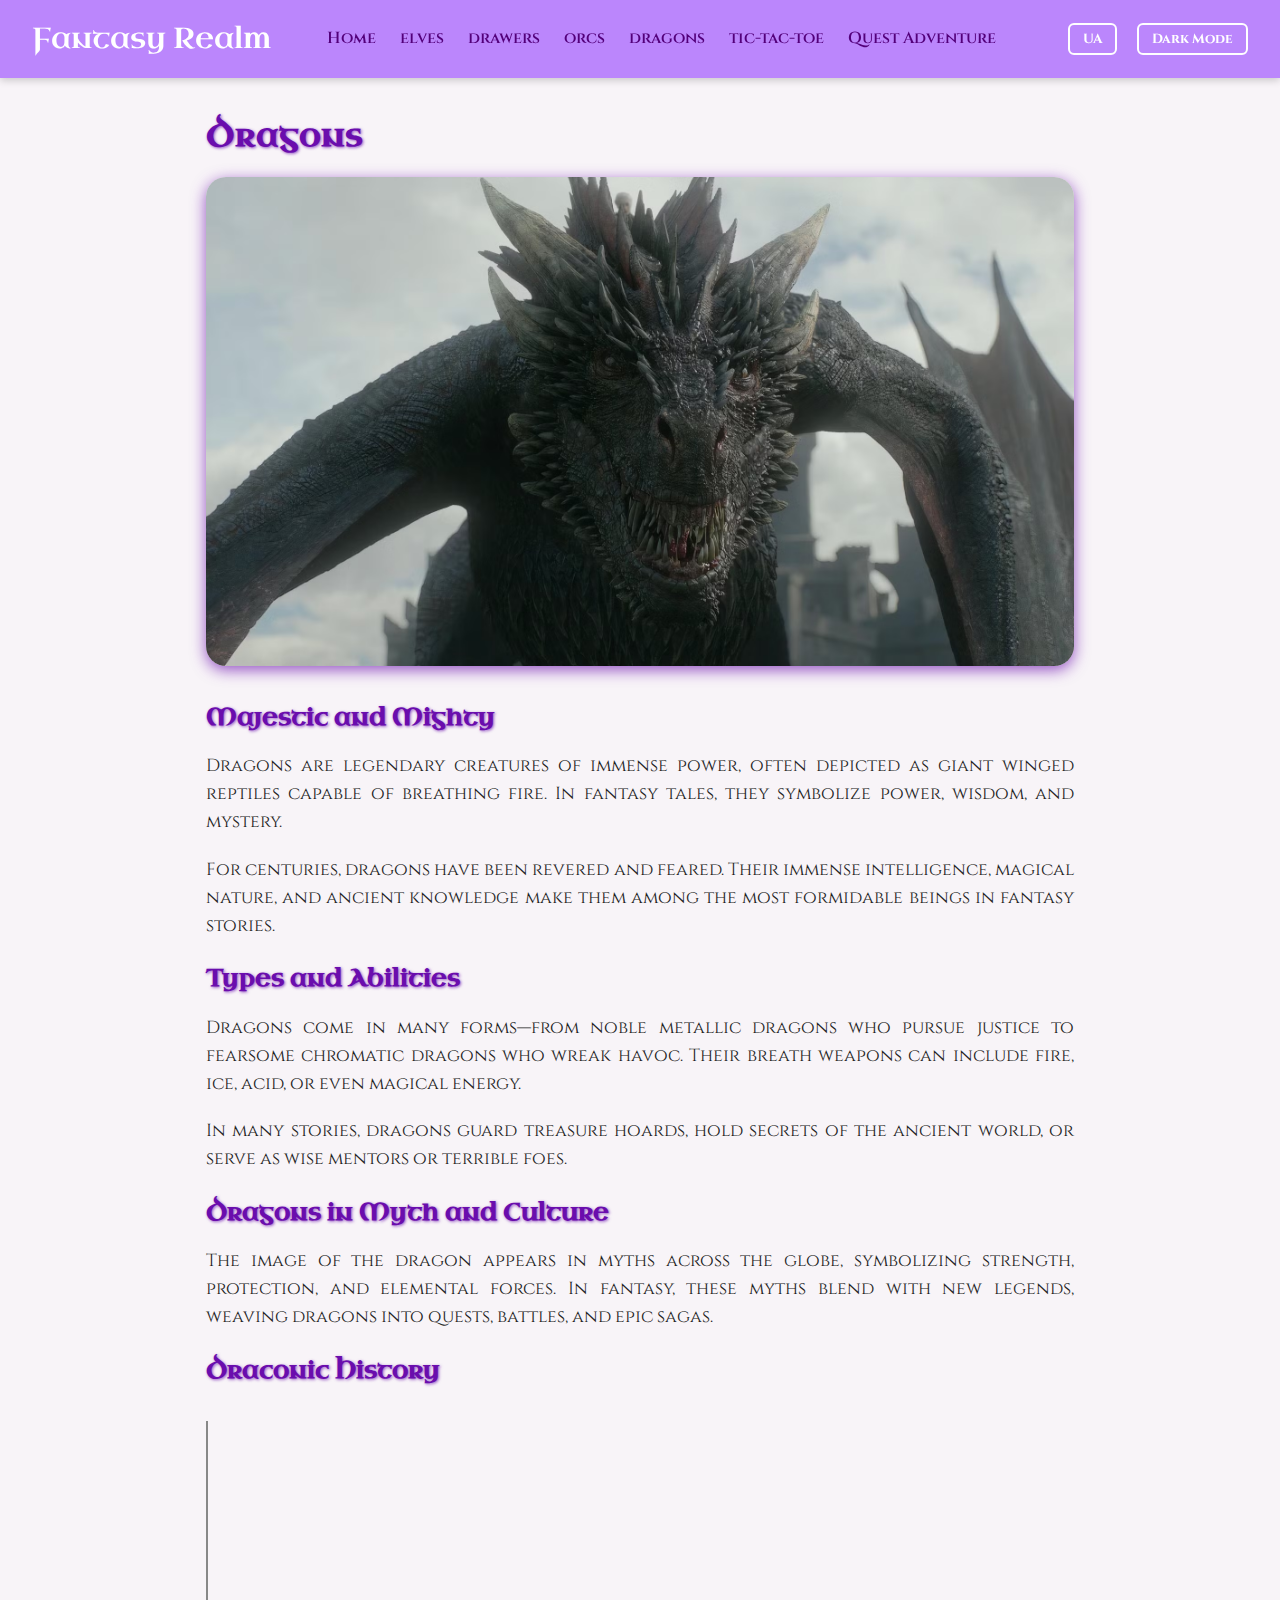
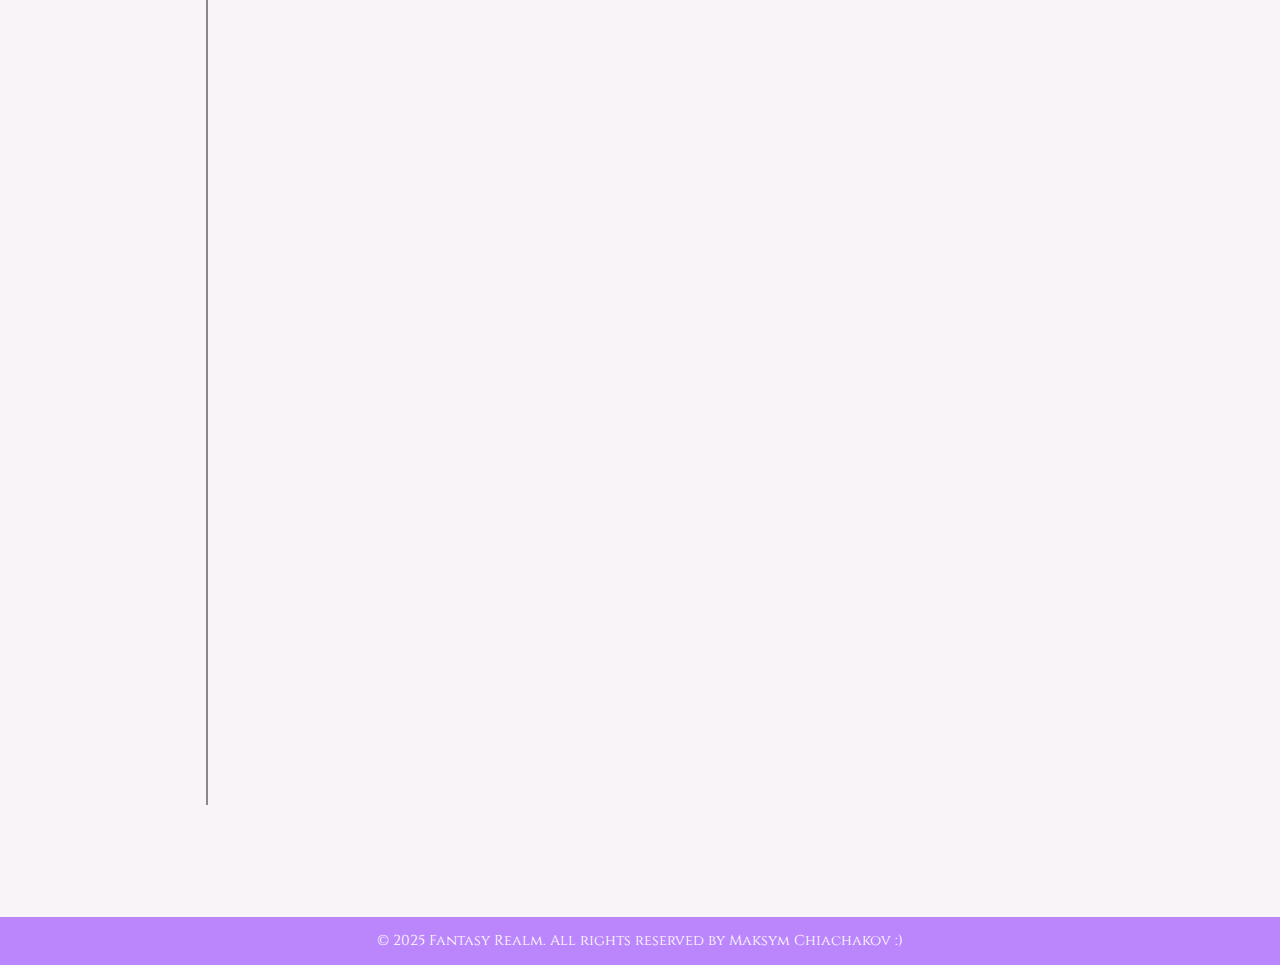
<file: dragons.html>
<!DOCTYPE html>
<html lang="en" data-theme="dark">

<head>
    <meta charset="UTF-8" />
    <meta name="viewport" content="width=device-width, initial-scale=1" />
    <title>Fantasy Realm - Dragons</title>
    <link href="https://fonts.googleapis.com/css2?family=Cinzel&family=Uncial+Antiqua&display=swap" rel="stylesheet" />
    <link rel="stylesheet" href="/assets/scss/style.css" />
    <link rel="icon" href="assets/img/logoo.png" type="image/x-icon">
</head>

<body>
    <header>
        <div class="logo" tabindex="0">Fantasy Realm</div>
        <nav>
            <a data-i18n="home" href="index.html">Home</a>
            <a data-i18n="elves" href="elves.html">Elves</a>
            <a data-i18n="dwarves" href="dwarves.html">Dwarves</a>
            <a data-i18n="orcs" href="orcs.html">Orcs</a>
            <a data-i18n="dragons" href="dragons.html" aria-current="page">Dragons</a>
            <a data-i18n="tic-tac-toe" href="tic-tac-toe.html">Tic Tac Toe</a>
            <a data-i18n="quest" href="quest.html">Quest Adventure</a>
        </nav>
        <div class="header-btn">
            <button id="languageToggle" class="theme-toggle-btn">UA</button>
            <button id="themeToggle" class="theme-toggle-btn" aria-label="Toggle light/dark theme">Dark Mode</button>
        </div>
    </header>

    <main>
        <h1 data-i18n="page_title_dragon">The Dragons</h1>
        <img src="assets/img/dragon.avif" alt="Dragon in flight" class="fantasy-img" loading="lazy" />
        <h2 data-i18n="section_title_1_dragon">Majestic and Powerful</h2>
        <p data-i18n="paragraph_1_dragon">Dragons are legendary creatures of immense power, often depicted as massive,
            winged
            reptiles with the ability
            to breathe fire. Their presence in fantasy stories symbolizes might, wisdom, and mystery.</p>
        <p data-i18n="paragraph_2_dragon">Throughout the ages, dragons have been both revered and feared. Their vast
            intelligence,
            magical affinity,
            and ancient knowledge set them apart as some of the most awe-inspiring beings in fantasy lore.</p>
        <h2 data-i18n="section_title_2_dragon">Dragon Types and Abilities</h2>
        <p data-i18n="paragraph_3_dragon">Dragons come in many varieties — from the noble metallic dragons known for
            benevolence to
            the fierce
            chromatic dragons associated with destruction and chaos. Their breath weapons vary widely, including fire,
            ice, acid, and other magical effects.</p>
        <p data-i18n="paragraph_4_dragon">In many tales, dragons guard hidden treasures and ancient secrets or serve as
            wise mentors
            or powerful
            adversaries for heroes.</p>
        <h2 data-i18n="section_title_3_dragon">Dragons in Culture and Myth</h2>
        <p data-i18n="paragraph_5_dragon">The dragon motif can be found across various cultures worldwide, often
            symbolizing power,
            protection, and
            elemental forces. In fantasy realms, their stories blend these myths with new legends, weaving dragons into
            quests, battles, and epic sagas.</p>

        <section class="timeline-section">
            <h2 data-i18n="timeline_title_dragons">Draconic History</h2>
            <ul class="timeline">
                <li>
                    <div class="timeline-item">
                        <span class="icon">🐣</span>
                        <div class="content" data-i18n="timeline_3000_dragons">Birth of the First Flame — the World Egg
                            hatches
                            the Primal Dragon, Ignavorax.</div>
                    </div>
                </li>
                <li>
                    <div class="timeline-item">
                        <span class="icon">🌋</span>
                        <div class="content" data-i18n="timeline_2600_dragons">The Skyshatter — dragons conquer the
                            skies and
                            erupt volcanoes as nesting grounds.</div>
                    </div>
                </li>
                <li>
                    <div class="timeline-item">
                        <span class="icon">🧙</span>
                        <div class="content" data-i18n="timeline_1900_dragons">Pact of the Arcane Flame — alliance with
                            ancient
                            wizards to safeguard magical balance.</div>
                    </div>
                </li>
                <li>
                    <div class="timeline-item">
                        <span class="icon">⚖️</span>
                        <div class="content" data-i18n="timeline_1200_dragons">War of Balance — golden and black dragons
                            clash
                            over mortals' fate.</div>
                    </div>
                </li>
                <li>
                    <div class="timeline-item">
                        <span class="icon">🌌</span>
                        <div class="content" data-i18n="timeline_800_dragons">Celestial Slumber — the elder wyrms
                            retreat into
                            the Astral Plane to rest and observe.</div>
                    </div>
                </li>
                <li>
                    <div class="timeline-item">
                        <span class="icon">⛰️</span>
                        <div class="content" data-i18n="timeline_500_dragons">Rise of the Mountain Broods — young
                            dragons carve
                            dominions in peaks and chasms.</div>
                    </div>
                </li>
                <li>
                    <div class="timeline-item">
                        <span class="icon">👑</span>
                        <div class="content" data-i18n="timeline_0_dragons">Reign of Velarion the Flameking — the First
                            Dragon
                            Empire is declared.</div>
                    </div>
                </li>
                <li>
                    <div class="timeline-item">
                        <span class="icon">⚔️</span>
                        <div class="content" data-i18n="timeline_600_dragons">The Scorched Crusade — dragons wage war
                            against
                            the elven skyships.</div>
                    </div>
                </li>
                <li>
                    <div class="timeline-item">
                        <span class="icon">💤</span>
                        <div class="content" data-i18n="timeline_900_dragons">The Second Slumber — ancient dragons
                            vanish into
                            myth, leaving eggs hidden in ruins.</div>
                    </div>
                </li>
                <li>
                    <div class="timeline-item">
                        <span class="icon">🔥</span>
                        <div class="content" data-i18n="timeline_1300_dragons">Ember Reawakening — rumors of dragons
                            stirring
                            beneath the world spread once more.</div>
                    </div>
                </li>
            </ul>
        </section>


    </main>

    <button id="scrollTopBtn" aria-label="Scroll to top"></button>

    <footer>
        &copy; 2025 Fantasy Realm. All rights reserved by Maksym Chiachakov :)
    </footer>

    <script src="assets/js/main.js" defer></script>
    <script src="assets/js/lang.js"></script>

</body>

</html>
</file>
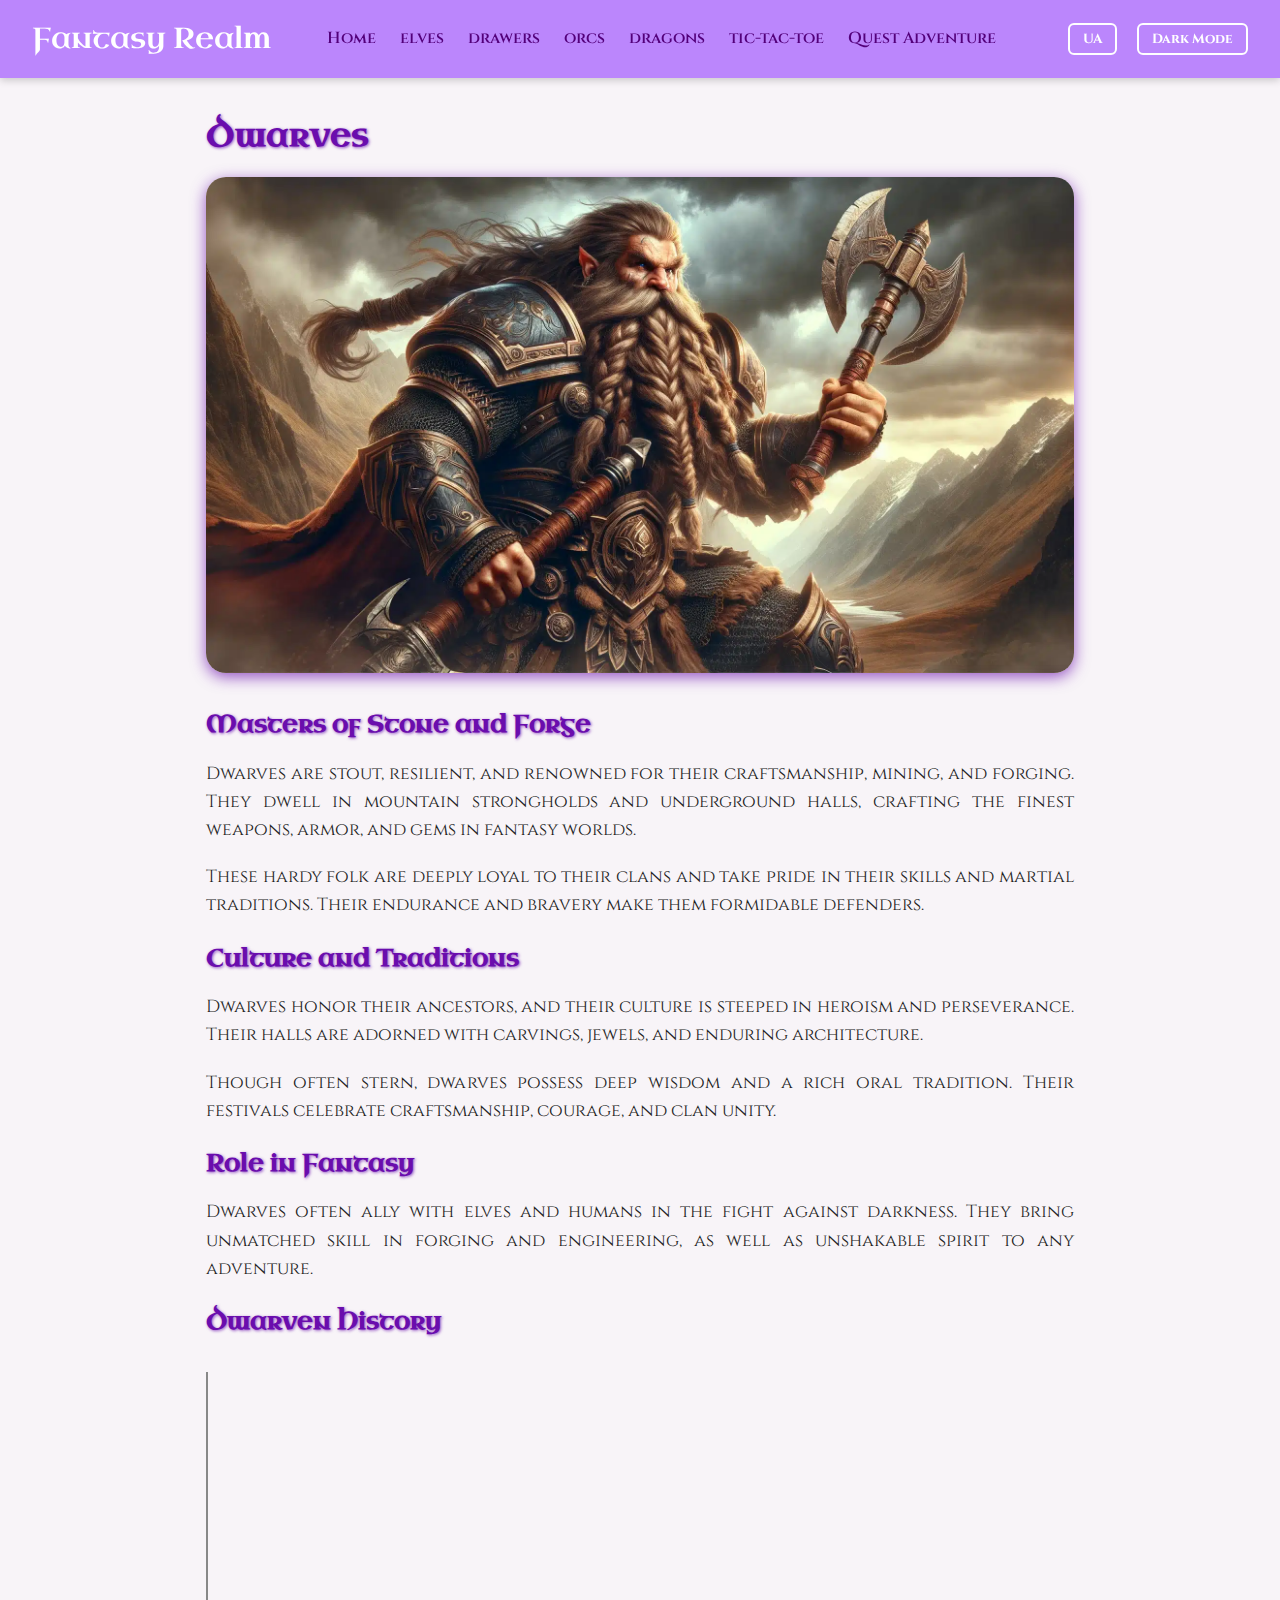
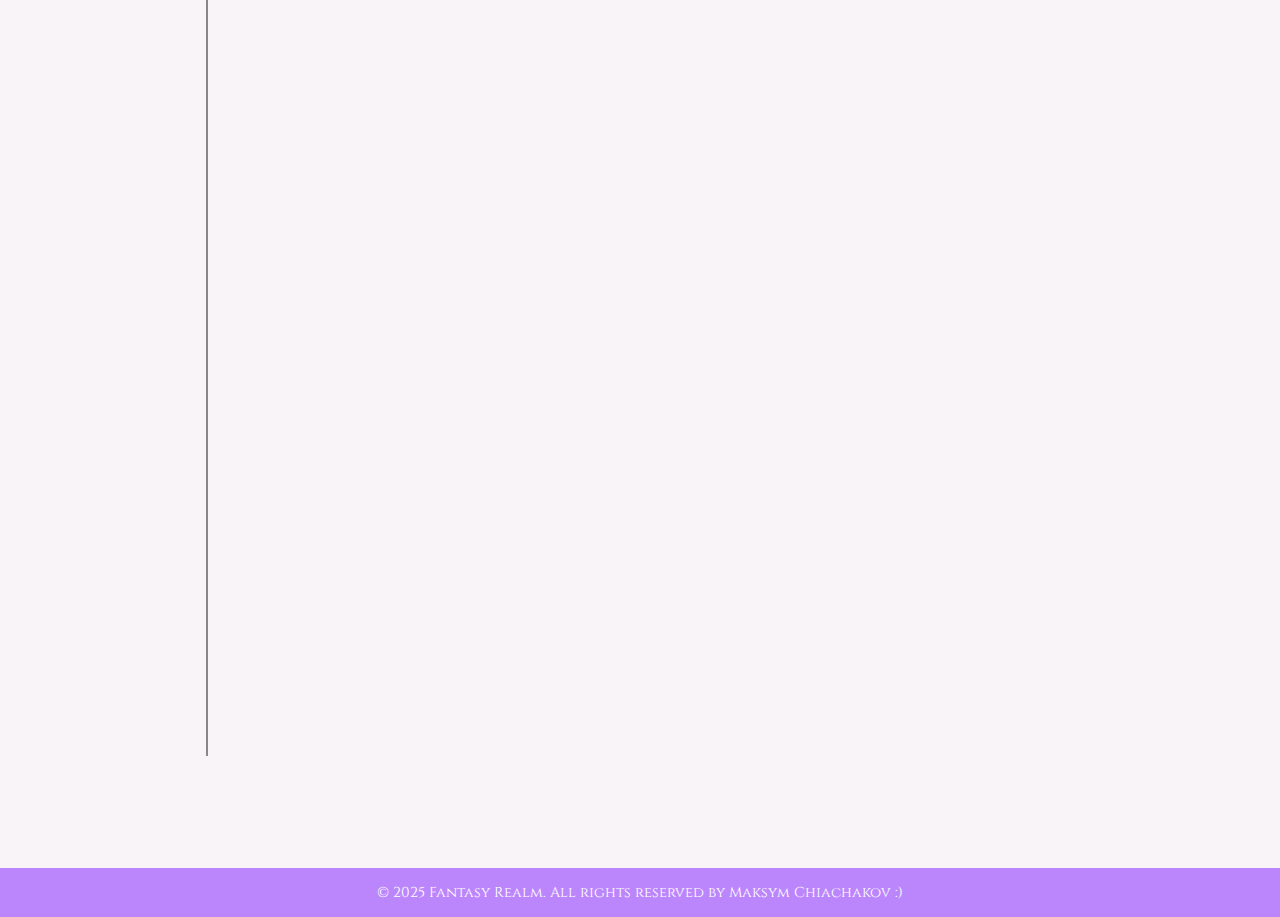
<file: dwarves.html>
<!DOCTYPE html>
<html lang="en" data-theme="dark">

<head>
    <meta charset="UTF-8" />
    <meta name="viewport" content="width=device-width, initial-scale=1" />
    <title>Fantasy Realm - Dwarves</title>
    <link href="https://fonts.googleapis.com/css2?family=Cinzel&family=Uncial+Antiqua&display=swap" rel="stylesheet" />
    <link rel="stylesheet" href="/assets/scss/style.css" />
    <link rel="icon" href="assets/img/logoo.png" type="image/x-icon">
</head>

<body>
    <header>
        <div class="logo" tabindex="0">Fantasy Realm</div>
        <nav>
            <a data-i18n="home" href="index.html">Home</a>
            <a data-i18n="elves" href="elves.html">Elves</a>
            <a data-i18n="dwarves" href="dwarves.html" aria-current="page">Dwarves</a>
            <a data-i18n="orcs" href="orcs.html">Orcs</a>
            <a data-i18n="dragons" href="dragons.html">Dragons</a>
            <a data-i18n="tic-tac-toe" href="tic-tac-toe.html">Tic Tac Toe</a>
            <a data-i18n="quest" href="quest.html">Quest Adventure</a>
        </nav>
        <div class="header-btn">
            <button id="languageToggle" class="theme-toggle-btn">UA</button>
            <button id="themeToggle" class="theme-toggle-btn" aria-label="Toggle light/dark theme">Dark Mode</button>
        </div>
    </header>

    <main>
        <h1 data-i18n="page_title_dwarf">The Dwarves</h1>
        <img src="assets/img/dwarve.webp" alt="Dwarven warrior" class="fantasy-img" loading="lazy" />
        <h2 data-i18n="section_title_1_dwarf">Masters of Stone and Forge</h2>
        <p data-i18n="paragraph_1_dwarf">Dwarves are stout, sturdy, and renowned for their mastery of smithing, mining,
            and crafting. Dwelling deep
            within mountain strongholds and subterranean halls, they are known to create some of the finest weapons,
            armor, and jewels in the fantasy realms.</p>
        <p data-i18n="paragraph_2_dwarf">These hardy folk are fiercely loyal to their clans and take great pride in
            their craftsmanship and warrior
            traditions. Their resilience in battle and their stout hearts have made them formidable defenders of their
            lands.</p>
        <h2 data-i18n="section_title_2_dwarf">Culture and Traditions</h2>
        <p data-i18n="paragraph_3_dwarf">Dwarven culture venerates ancestors, steeped in tales of heroism and endurance.
            Their halls are adorned with
            intricate carvings, precious gems, and massive stonework that stands the test of time.</p>
        <p data-i18n="paragraph_4_dwarf">Though often gruff in demeanor, dwarves possess deep wisdom and a rich oral
            tradition, passing down legends
            across generations. Their festivals celebrate craftsmanship, courage, and the forging of bonds among clans.
        </p>
        <h2 data-i18n="section_title_3_dwarf">Their Role in Fantasy Lore</h2>
        <p data-i18n="paragraph_5_dwarf">In many tales, dwarves serve as allies to elves and humans alike, often uniting
            to ward off darkness and
            tyranny. They bring unmatched skill in metalwork and engineering to their companions, as well as unwavering
            spirit in their quests.</p>

        <section class="timeline-section">
            <h2 data-i18n="timeline_title_dwarves">Dwarven History</h2>
            <ul class="timeline">
                <li>
                    <div class="timeline-item">
                        <span class="icon">⛰️</span>
                        <div class="content" data-i18n="timeline_0_dwarves">The Awakening of the First Dwarves beneath
                            the
                            Stoneheart Mountains.</div>
                    </div>
                </li>
                <li>
                    <div class="timeline-item">
                        <span class="icon">🏰</span>
                        <div class="content" data-i18n="timeline_100_dwarves">Founding of the First Hall — birthplace of
                            dwarven
                            civilization.</div>
                    </div>
                </li>
                <li>
                    <div class="timeline-item">
                        <span class="icon">🌿</span>
                        <div class="content" data-i18n="timeline_265_dwarves">First contact with elves; tentative trade
                            begins.
                        </div>
                    </div>
                </li>
                <li>
                    <div class="timeline-item">
                        <span class="icon">💎</span>
                        <div class="content" data-i18n="timeline_430_dwarves">Discovery of the Rune Mines glowing with
                            magical
                            runes.</div>
                    </div>
                </li>
                <li>
                    <div class="timeline-item">
                        <span class="icon">⚔️</span>
                        <div class="content" data-i18n="timeline_760_dwarves">The Great Orc War; dwarves unite to push
                            back
                            invading hordes.</div>
                    </div>
                </li>
                <li>
                    <div class="timeline-item">
                        <span class="icon">🐉</span>
                        <div class="content" data-i18n="timeline_810_dwarves">Dragons spotted nesting near Embercrag,
                            causing
                            unrest.</div>
                    </div>
                </li>
                <li>
                    <div class="timeline-item">
                        <span class="icon">🛡️</span>
                        <div class="content" data-i18n="timeline_1120_dwarves">Age of the Mithril Kings begins under
                            King Barun
                            Flamebeard.</div>
                    </div>
                </li>
                <li>
                    <div class="timeline-item">
                        <span class="icon">🔥</span>
                        <div class="content" data-i18n="timeline_1311_dwarves">Emberfall — a volcanic eruption shakes
                            both
                            dragons and dwarves.</div>
                    </div>
                </li>
                <li>
                    <div class="timeline-item">
                        <span class="icon">🪓</span>
                        <div class="content" data-i18n="timeline_1402_dwarves">Rise of the Stoneguard — elite
                            rune-warrior
                            defenders of dwarvenkind.</div>
                    </div>
                </li>
                <li>
                    <div class="timeline-item">
                        <span class="icon">📜</span>
                        <div class="content" data-i18n="timeline_1500_dwarves">Present Day — dwarves remain vigilant and
                            resilient.</div>
                    </div>
                </li>
            </ul>
        </section>


    </main>

    <button id="scrollTopBtn" aria-label="Scroll to top"></button>

    <footer>
        &copy; 2025 Fantasy Realm. All rights reserved by Maksym Chiachakov :)
    </footer>

    <script src="assets/js/main.js" defer></script>
    <script src="assets/js/lang.js"></script>

</body>

</html>
</file>
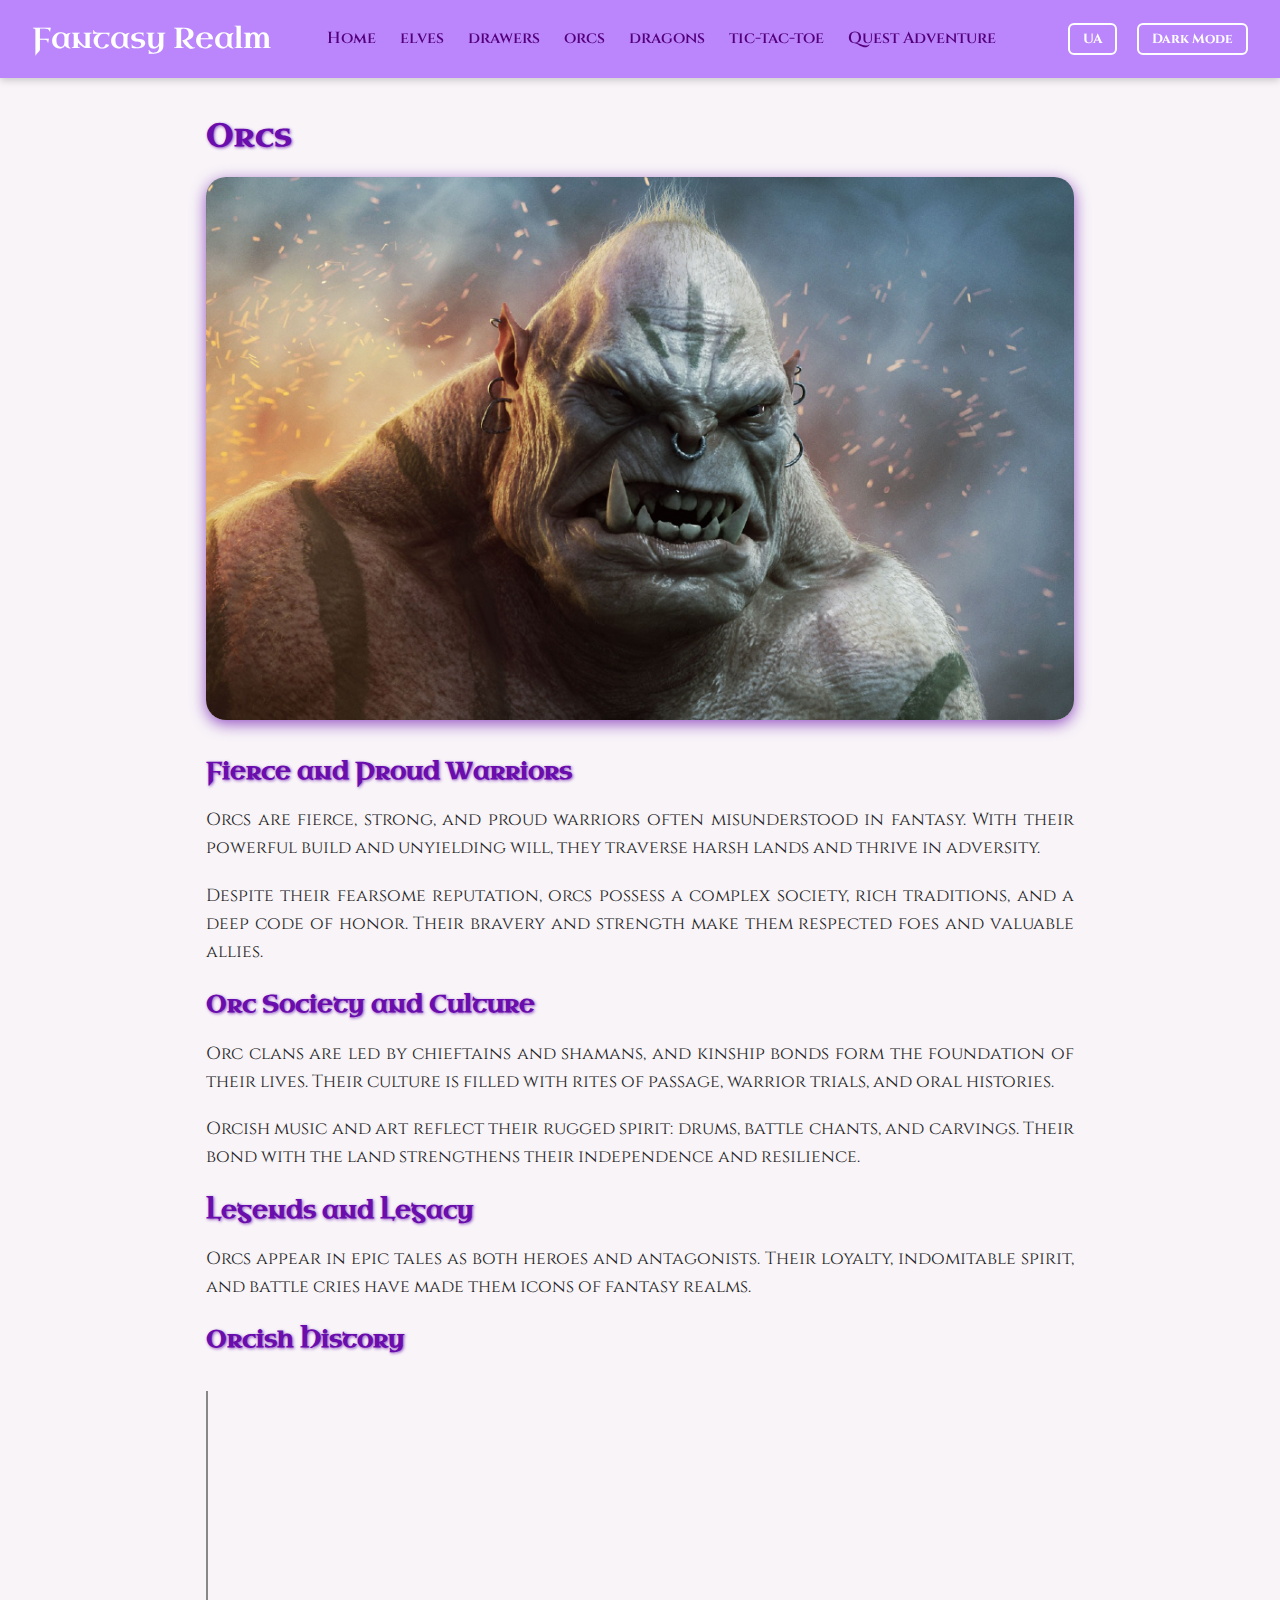
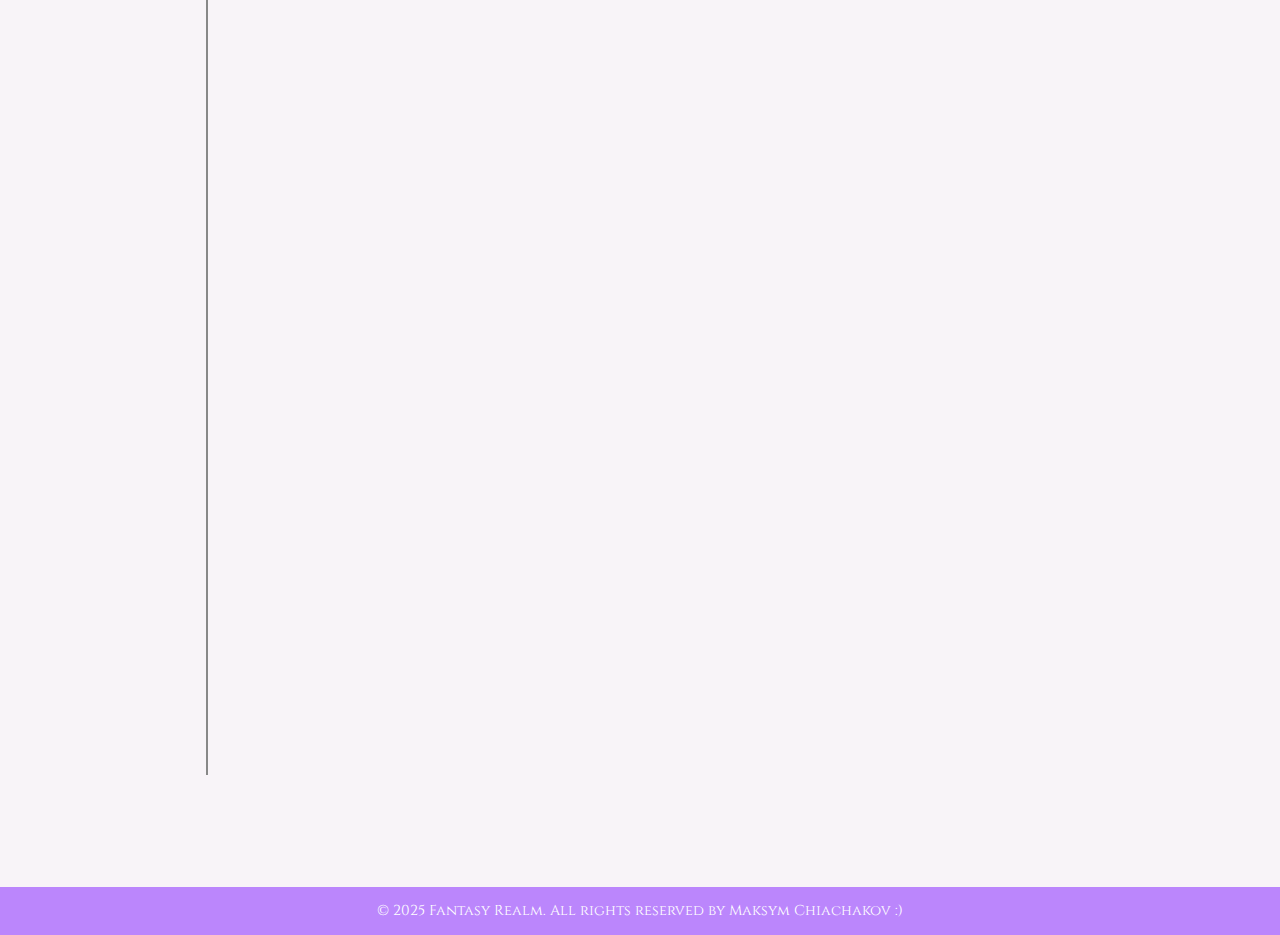
<file: orcs.html>
<!DOCTYPE html>
<html lang="en" data-theme="dark">

<head>
    <meta charset="UTF-8" />
    <meta name="viewport" content="width=device-width, initial-scale=1" />
    <title>Fantasy Realm - Orcs</title>
    <link href="https://fonts.googleapis.com/css2?family=Cinzel&family=Uncial+Antiqua&display=swap" rel="stylesheet" />
    <link rel="stylesheet" href="/assets/scss/style.css" />
    <link rel="icon" href="assets/img/logoo.png" type="image/x-icon">
</head>

<body>
    <header>
        <div class="logo" tabindex="0">Fantasy Realm</div>
        <nav>
            <a data-i18n="home" href="index.html">Home</a>
            <a data-i18n="elves" href="elves.html">Elves</a>
            <a data-i18n="dwarves" href="dwarves.html">Dwarves</a>
            <a data-i18n="orcs" href="orcs.html" aria-current="page">Orcs</a>
            <a data-i18n="dragons" href="dragons.html">Dragons</a>
            <a data-i18n="tic-tac-toe" href="tic-tac-toe.html">Tic Tac Toe</a>
            <a data-i18n="quest" href="quest.html">Quest Adventure</a>
        </nav>
        <div class="header-btn">
            <button id="languageToggle" class="theme-toggle-btn">UA</button>
            <button id="themeToggle" class="theme-toggle-btn" aria-label="Toggle light/dark theme">Dark Mode</button>
        </div>
    </header>

    <main>
        <h1 data-i18n="page_title_orc">The Orcs</h1>
        <img src="assets/img/orc.jpeg" alt="Orc warrior" class="fantasy-img" loading="lazy" />
        <h2 data-i18n="section_title_1_orc">Fierce and Proud Warriors</h2>
        <p data-i18n="paragraph_1_orc">Orcs are fierce, strong, and proud warriors often misunderstood in many fantasy
            tales. With their imposing
            stature and iron-clad determination, they roam vast lands and rugged wildernesses, thriving in harsh
            environments.</p>
        <p data-i18n="paragraph_2_orc">Despite their fearsome reputation, orcs have complex social structures, rich
            traditions, and code of honor
            that govern their communities. Their strength and valor make them respected foes and valuable allies when
            common goals arise.</p>
        <h2 data-i18n="section_title_2_orc">Orcish Society and Culture</h2>
        <p data-i18n="paragraph_3_orc">Orc tribes are led by chieftains and shamanic figures, where the bond of clan and
            loyalty shape their lives.
            Their culture is steeped in rites of passage, warrior challenges, and tribal stories passed down through
            generations.</p>
        <p data-i18n="paragraph_4_orc">Orc music and art often reflect their rugged life, using drums, war chants, and
            carvings as forms of
            expression. Their deep connection to the land fuels their fierce independence and resilience.</p>
        <h2 data-i18n="section_title_3_orc">Legends and Impact</h2>
        <p data-i18n="paragraph_5_orc">Orcs feature prominently in many epic tales as both antagonists and heroes. Their
            fierce loyalty,
            uncompromising spirit, and fierce battle cries have solidified their place as iconic figures in fantasy
            realms worldwide.</p>

        <section class="timeline-section">
            <h2 data-i18n="timeline_title_orcs">Orcish History</h2>
            <ul class="timeline">
                <li>
                    <div class="timeline-item">
                        <span class="icon">🔥</span>
                        <div class="content" data-i18n="timeline_-700_orcs">Awakening of the First Clans in the Ashen
                            Wastes.
                        </div>
                    </div>
                </li>
                <li>
                    <div class="timeline-item">
                        <span class="icon">🪓</span>
                        <div class="content" data-i18n="timeline_-400_orcs">War of the Warring Tribes — unification
                            under the
                            Bloodtooth Banner.</div>
                    </div>
                </li>
                <li>
                    <div class="timeline-item">
                        <span class="icon">☠️</span>
                        <div class="content" data-i18n="timeline_-100_orcs">Pact with the Bone Shamans — rise of blood
                            rituals
                            and spirit-binding.</div>
                    </div>
                </li>
                <li>
                    <div class="timeline-item">
                        <span class="icon">⚔️</span>
                        <div class="content" data-i18n="timeline_100_orcs">Siege of the Eastern Peaks — conflict with
                            dwarves
                            begins.</div>
                    </div>
                </li>
                <li>
                    <div class="timeline-item">
                        <span class="icon">🌑</span>
                        <div class="content" data-i18n="timeline_320_orcs">Eclipse War — alliance with dark sorcerers
                            and shadow
                            beasts.</div>
                    </div>
                </li>
                <li>
                    <div class="timeline-item">
                        <span class="icon">👣</span>
                        <div class="content" data-i18n="timeline_510_orcs">The March of Iron — orcs overrun ten human
                            cities in
                            the Northlands.</div>
                    </div>
                </li>
                <li>
                    <div class="timeline-item">
                        <span class="icon">🛡️</span>
                        <div class="content" data-i18n="timeline_700_orcs">Battle of Black Crag — defeat by combined
                            elven-dwarven armies.</div>
                    </div>
                </li>
                <li>
                    <div class="timeline-item">
                        <span class="icon">⛓️</span>
                        <div class="content" data-i18n="timeline_870_orcs">Orcish Diaspora — scattering into smaller
                            warbands
                            and rogue factions.</div>
                    </div>
                </li>
                <li>
                    <div class="timeline-item">
                        <span class="icon">🧠</span>
                        <div class="content" data-i18n="timeline_1010_orcs">Rise of the Mindfang — the first orc
                            philosopher-warrior seeks unity through wisdom.</div>
                    </div>
                </li>
                <li>
                    <div class="timeline-item">
                        <span class="icon">🔥</span>
                        <div class="content" data-i18n="timeline_1400_orcs">Present Day — clans gather under a new
                            Warchief to
                            reclaim ancient lands.</div>
                    </div>
                </li>
            </ul>
        </section>


    </main>

    <button id="scrollTopBtn" aria-label="Scroll to top"></button>

    <footer>
        &copy; 2025 Fantasy Realm. All rights reserved by Maksym Chiachakov :)
    </footer>

    <script src="assets/js/main.js" defer></script>
    <script src="assets/js/lang.js"></script>

</body>

</html>
</file>
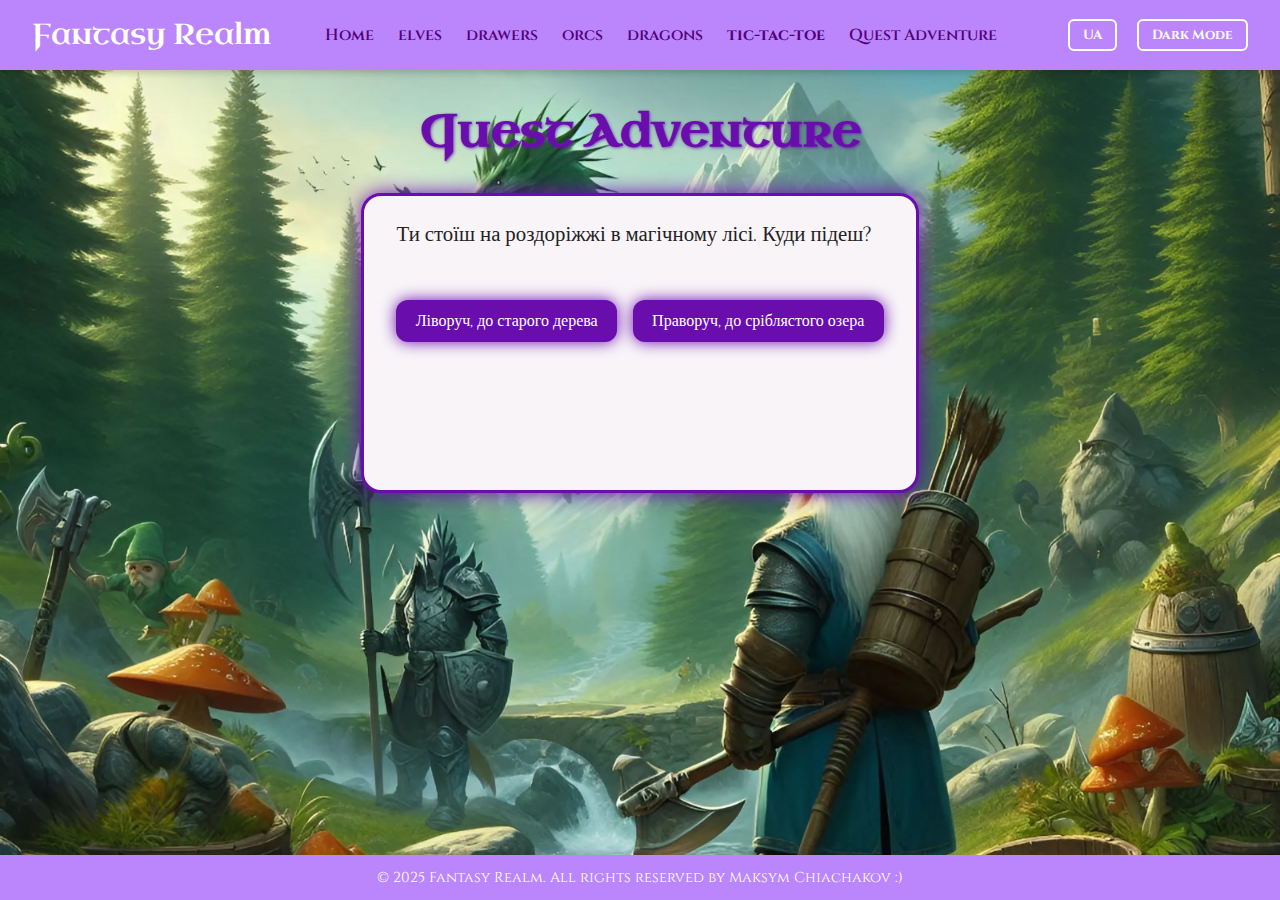
<file: quest.html>
<!DOCTYPE html>
<html lang="en" data-theme="light">

<head>
    <meta charset="UTF-8" />
    <meta name="viewport" content="width=device-width, initial-scale=1" />
    <title>Fantasy Realm - Quest Adventure</title>
    <link href="https://fonts.googleapis.com/css2?family=Cinzel&family=Uncial+Antiqua&display=swap" rel="stylesheet" />
    <link rel="icon" href="assets/img/logoo.png" type="image/x-icon">
    <style>
        :root {
            --purple: #6a0dad;
            --purple-dark: #4b007d;
            --bg-light: #f8f4f8;
            --bg-dark: #1a1a2e;
            --text-light: #222222;
            --text-dark: #e0dcdc;
            --header-bg-light: #bb86fc;
            --header-bg-dark: #3a235e;
            --nav-link-light: #53007a;
            --nav-link-dark: #a78bff;
            --scroll-btn-bg: #6a0dad;
            --scroll-btn-arrow: #000000;
        }

        [data-theme="dark"] {
            --bg: var(--bg-dark);
            --text-color: var(--text-dark);
            --header-bg: var(--header-bg-dark);
            --nav-link-color: var(--nav-link-dark);
        }

        [data-theme="light"] {
            --bg: var(--bg-light);
            --text-color: var(--text-light);
            --header-bg: var(--header-bg-light);
            --nav-link-color: var(--nav-link-light);
        }

        * {
            box-sizing: border-box;
            margin: 0;
            padding: 0;
            user-select: none;
        }

        body {
            font-family: 'Cinzel', serif;
            background-color: var(--bg);
            color: var(--text-color);
            min-height: 100vh;
            display: flex;
            flex-direction: column;
        }

        a {
            color: var(--nav-link-color);
            text-decoration: none;
            font-weight: 600;
            transition: color 0.3s ease;
        }

        a:hover,
        a:focus {
            color: var(--purple-dark);
            outline: none;
        }

        header {
            position: sticky;
            top: 0;
            background-color: var(--header-bg);
            display: flex;
            justify-content: space-between;
            align-items: center;
            padding: 1rem 2rem;
            box-shadow: 0 2px 8px rgba(0, 0, 0, 0.2);
            z-index: 1000;
        }

        .logo {
            font-family: 'Uncial Antiqua', cursive;
            font-size: 1.8rem;
            color: #fff;
        }

        nav {
            display: flex;
            gap: 1.5rem;
            font-size: 1rem;
        }

        nav a[aria-current="page"] {
            font-weight: 700;
        }

        .theme-toggle-btn {
            background-color: transparent;
            border: 2px solid #fff;
            color: #fff;
            padding: 0.3rem 0.8rem;
            border-radius: 6px;
            cursor: pointer;
            margin-left: 16px;
            font-family: 'Cinzel', serif;
            font-weight: 700;
            transition: background-color 0.3s ease, color 0.3s ease;
        }

        .theme-toggle-btn:hover,
        .theme-toggle-btn:focus {
            background-color: #fff;
            color: var(--purple);
            outline: none;
        }

        main {
            flex-grow: 1;
            max-width: 600px;
            margin: 2rem auto 4rem auto;
            padding: 0 1rem;
            display: flex;
            flex-direction: column;
            gap: 2rem;
        }

        h1 {
            font-family: 'Uncial Antiqua', cursive;
            color: var(--purple);
            text-shadow: 1px 1px 3px rgba(106, 13, 173, 0.7);
            text-align: center;
            font-size: 2.8rem;
        }

        .quest-container {
            background-color: var(--bg);
            border: 3px solid var(--purple);
            border-radius: 20px;
            padding: 1.5rem 2rem;
            box-shadow: 0 0 20px var(--purple);
            user-select: text;
            min-height: 300px;
            display: flex;
            flex-direction: column;
            justify-content: space-between;
        }

        .quest-text {
            font-size: 1.3rem;
            margin-bottom: 1.5rem;
            font-family: 'Cinzel', serif;
            line-height: 1.5;
        }

        .quest-choices {
            display: flex;
            flex-wrap: wrap;
            gap: 1rem;
            justify-content: center;
        }

        button.choice-button {
            background-color: var(--purple);
            color: white;
            border: none;
            border-radius: 12px;
            padding: 0.6rem 1.2rem;
            font-family: 'Cinzel', serif;
            font-size: 1rem;
            cursor: pointer;
            box-shadow: 0 0 15px var(--purple);
            transition: background-color 0.3s ease, transform 0.3s ease;
            min-width: 150px;
            user-select: none;
        }

        button.choice-button:hover,
        button.choice-button:focus {
            background-color: var(--purple-dark);
            transform: scale(1.05);
            outline: none;
        }

        #questResult {
            margin-top: 2rem;
            font-size: 1.4rem;
            font-family: 'Uncial Antiqua', cursive;
            color: var(--purple);
            text-align: center;
            min-height: 3em;
            user-select: text;
        }

        button#restartQuestBtn {
            display: none;
            margin: 1rem auto 0 auto;
            padding: 0.6rem 2rem;
            font-family: 'Cinzel', serif;
            font-weight: 700;
            font-size: 1.1rem;
            border-radius: 12px;
            background-color: var(--purple);
            color: white;
            border: none;
            cursor: pointer;
            box-shadow: 0 0 20px var(--purple);
            transition: background-color 0.3s ease;
        }

        button#restartQuestBtn:hover,
        button#restartQuestBtn:focus {
            background-color: var(--purple-dark);
            outline: none;
        }

        @media (max-width: 600px) {
            .quest-choices {
                flex-direction: column;
                align-items: center;
            }

            button.choice-button {
                min-width: 100%;
            }
        }

        footer {
            background-color: var(--header-bg);
            color: #fff;
            text-align: center;
            padding: 0.8rem;
            font-size: 0.9rem;
            -webkit-user-select: none;
            -moz-user-select: none;
            user-select: none;
        }

        #scrollTopBtn {
            position: fixed;
            bottom: 20px;
            right: 20px;
            background-color: var(--scroll-btn-bg);
            border: none;
            padding: 16px 16px;
            border-radius: 8px;
            cursor: pointer;
            display: none;
            z-index: 10000;
            box-shadow: 0 2px 8px rgba(0, 0, 0, 0.5);
            -webkit-user-select: none;
            -moz-user-select: none;
            user-select: none;
            transition: background-color 0.3s ease;
        }

        #scrollTopBtn:hover,
        #scrollTopBtn:focus {
            background-color: #4b007d;
            outline: none;
        }

        #scrollTopBtn::before {
            content: "";
            display: inline-block;
            border-left: 10px solid transparent;
            border-right: 10px solid transparent;
            border-bottom: 14px solid var(--scroll-btn-arrow);
            margin-left: 0px;
            vertical-align: middle;
        }
    </style>
</head>

<body>
    <header>
        <div class="logo" tabindex="0">Fantasy Realm</div>
        <nav>
            <a data-i18n="home" href="index.html">Home</a>
            <a data-i18n="elves" href="elves.html">Elves</a>
            <a data-i18n="dwarves" href="dwarves.html">Dwarves</a>
            <a data-i18n="orcs" href="orcs.html">Orcs</a>
            <a data-i18n="dragons" href="dragons.html">Dragons</a>
            <a data-i18n="tic-tac-toe" href="tic-tac-toe.html" aria-current="page">Tic Tac Toe</a>
            <a data-i18n="quest" href="quest.html">Quest Adventure</a>
        </nav>
        <div class="header-btn">
            <button id="languageToggle" class="theme-toggle-btn">UA</button>
            <button id="themeToggle" class="theme-toggle-btn" aria-label="Toggle light/dark theme">Dark Mode</button>
        </div>
    </header>

    <main>

        <!-- <img id="backgroundphoto" src="./assets/img/background 1.webp"> -->
        <img id="backgroundphoto" src="./assets/img/home 6.jpeg">
        <style>
            #backgroundphoto {
                position: absolute;
                top: 0;
                left: 0;
                width: 100%;
                height: 100%;
                object-fit: cover;
                z-index: -1;
            }
        </style>
        <h1>Quest Adventure</h1>
        <div class="quest-container" role="region" aria-live="polite" aria-atomic="true">
            <div id="questText" class="quest-text"></div>
            <div id="questChoices" class="quest-choices"></div>
            <div id="questResult"></div>
            <button id="restartQuestBtn">Restart Quest</button>
        </div>
    </main>

    <button id="scrollTopBtn" aria-label="Scroll to top"
        style="display:none; position: fixed; bottom: 20px; right: 20px; background-color: var(--scroll-btn-bg); border:none; padding: 12px 16px; border-radius: 8px; cursor:pointer; z-index: 10000;">
        ▲
    </button>

    <footer>
        &copy; 2025 Fantasy Realm. All rights reserved by Maksym Chiachakov :)
    </footer>

    <script src="./assets/js/quest.js"></script>
    <script src="./assets/js/lang.js"></script>
</body>

</html>
</content>
</create_file>
</file>
<file: assets/scss/style.css>
@charset "UTF-8";
/* Theme color variables */
/* CSS variables for light & dark theme */
:root {
  --purple: #6a0dad;
  --purple-dark: #4b007d;
  --bg-light: #f8f4f8;
  --bg-dark: #1a1a2e;
  --text-light: #222222;
  --text-dark: #e0dcdc;
  --header-bg-light: #bb86fc;
  --header-bg-dark: #3a235e;
  --nav-link-light: #53007a;
  --nav-link-dark: #a78bff;
  --scroll-btn-bg: #6a0dad;
  --scroll-btn-arrow: #000000;
}

[data-theme=light] {
  --bg: var(--bg-light);
  --text-color: var(--text-light);
  --header-bg: var(--header-bg-light);
  --nav-link-color: var(--nav-link-light);
}

[data-theme=dark] {
  --bg: var(--bg-dark);
  --text-color: var(--text-dark);
  --header-bg: var(--header-bg-dark);
  --nav-link-color: var(--nav-link-dark);
}

/* Global Reset and base styles */
* {
  box-sizing: border-box;
  margin: 0;
  padding: 0;
}

body {
  font-family: "Cinzel", serif;
  background-color: var(--bg);
  color: var(--text-color);
  line-height: 1.6;
  min-height: 100vh;
  display: flex;
  flex-direction: column;
}

a {
  color: var(--nav-link-color);
  text-decoration: none;
  font-weight: 600;
  transition: color 0.3s ease;
}
a:hover, a:focus {
  color: var(--purple-dark);
  outline: none;
}

button {
  transition: background-color 0.3s ease, transform 0.3s ease;
}

button:hover {
  transform: scale(1.05);
  background-color: var(--purple-dark);
}

header {
  position: sticky;
  top: 0;
  background-color: var(--header-bg);
  display: flex;
  justify-content: space-between;
  align-items: center;
  padding: 1rem 2rem;
  box-shadow: 0 2px 8px rgba(0, 0, 0, 0.2);
  z-index: 1000;
}
header.mobile-column {
  flex-direction: column;
  gap: 0.8rem;
  padding: 1rem;
}
header .logo {
  font-family: "Uncial Antiqua", cursive;
  font-size: 1.8rem;
  color: #fff;
  -webkit-user-select: none;
     -moz-user-select: none;
          user-select: none;
}
header .characters-section {
  padding: 40px 0;
  background: #1a1a2e;
}
header .characters-title {
  text-align: center;
  margin-bottom: 30px;
  color: #fff;
  font-family: "Uncial Antiqua", cursive;
}
header .characters-slider {
  position: relative;
  max-width: 100px;
  margin: 0 auto;
}
header .swiper {
  width: 100%;
  padding: 20px 0;
}
header .swiper-slide {
  width: 100px;
  /* Фіксована ширина картки */
}
header .character-card {
  background: #2a2752;
  border-radius: 12px;
  overflow: hidden;
  box-shadow: 0 4px 12px rgba(106, 13, 173, 0.3);
  transition: transform 0.3s;
}
header .character-card:hover {
  transform: translateY(-5px);
}
header .character-image {
  width: 100%;
  height: 300px;
  -o-object-fit: cover;
     object-fit: cover;
}
header .character-name {
  padding: 15px;
  color: #fff;
  font-size: 1.5rem;
  text-align: center;
}
header .character-info {
  padding: 0 15px 15px;
  color: #e0dcdc;
}
header .swiper-button-prev,
header .swiper-button-next {
  color: #fff;
  background: rgba(106, 13, 173, 0.7);
  width: 40px;
  height: 40px;
  border-radius: 50%;
  transition: all 0.3s;
}
header .swiper-button-prev:hover,
header .swiper-button-next:hover {
  background: rgb(106, 13, 173);
}
header .swiper-pagination-bullet {
  background: #fff;
}
header .swiper-pagination-bullet-active {
  background: #6a0dad;
}
header .swiper-container {
  width: 100%;
  padding: 30px 0;
  overflow: hidden;
}
header .swiper-slide {
  width: 300px;
  height: auto;
}
header .characters-slider {
  padding: 40px 0;
  background: #1a1a2e;
  color: white;
  font-family: "Cinzel", serif;
}
header .swiper {
  width: 100%;
  padding: 30px 0;
}
header .character-card {
  background: #2a2752;
  border-radius: 12px;
  overflow: hidden;
  margin: 0 15px;
  height: 150px;
  width: 150px;
  box-shadow: 0 4px 15px rgba(106, 13, 173, 0.4);
}
header .character-image {
  width: 20%;
  height: 150px;
  -o-object-fit: cover;
     object-fit: cover;
}
header .character-info {
  padding: 15px;
  text-align: center;
}
header .swiper-button-prev,
header .swiper-button-next {
  color: white;
  background: rgba(106, 13, 173, 0.7);
  width: 40px;
  height: 40px;
  border-radius: 50%;
  transition: all 0.3s;
}
header .swiper-button-prev:hover,
header .swiper-button-next:hover {
  background: rgb(106, 13, 173);
}
header nav {
  display: flex;
  gap: 1.5rem;
  font-size: 1rem;
}
header .theme-toggle-btn {
  background-color: transparent;
  border: 2px solid #fff;
  color: #fff;
  padding: 0.3rem 0.8rem;
  border-radius: 6px;
  margin-left: 16px;
  cursor: pointer;
  font-family: "Cinzel", serif;
  font-weight: 700;
  transition: background-color 0.3s ease, color 0.3s ease;
  -webkit-user-select: none;
     -moz-user-select: none;
          user-select: none;
}
header .theme-toggle-btn:hover, header .theme-toggle-btn:focus {
  background-color: #fff;
  color: var(--purple);
  outline: none;
}

.timeline {
  position: relative;
  list-style: none;
  margin: 2rem 0;
  padding-left: 0rem;
  border-left: 2px solid #888;
}

.timeline li {
  position: relative;
  margin-bottom: 3rem;
  padding-left: 4rem;
  opacity: 0;
  transform: translateY(20px);
  animation: fadeUp 0.8s forwards;
}

.timeline li:nth-child(even) {
  animation-delay: 0.3s;
}

.timeline li:nth-child(odd) {
  animation-delay: 0.1s;
}

.timeline-item {
  display: flex;
  align-items: center;
  gap: 1rem;
}

.timeline .icon {
  position: static;
  font-size: 1.5rem;
  color: #f1c40f;
  background-color: #222;
  border-radius: 50%;
  padding: 0.4rem;
  border: 2px solid #f1c40f;
  flex-shrink: 0;
}

@keyframes fadeUp {
  to {
    opacity: 1;
    transform: translateY(0);
  }
}
main {
  flex-grow: 1;
  max-width: 900px;
  margin: 2rem auto 4rem auto;
  padding: 0 1rem;
}
main h1,
main h2 {
  font-family: "Uncial Antiqua", cursive;
  margin-bottom: 1rem;
  color: var(--purple);
  text-shadow: 1px 1px 3px rgba(106, 13, 173, 0.7);
}
main p {
  margin-bottom: 1.2rem;
  font-size: 1.1rem;
  text-align: justify;
}
main img.fantasy-img {
  display: block;
  max-width: 100%;
  margin: 1rem auto 2rem auto;
  border-radius: 20px;
  box-shadow: 0 4px 15px rgba(106, 13, 173, 0.7);
}
main img.fantasy-gif {
  display: block;
  max-width: 100%;
  margin: 1rem auto 2rem auto;
  border-radius: 20px;
  box-shadow: 0 4px 15px rgba(106, 13, 173, 0.7);
}

footer {
  background-color: var(--header-bg);
  color: #fff;
  text-align: center;
  padding: 0.8rem;
  font-size: 0.9rem;
  -webkit-user-select: none;
     -moz-user-select: none;
          user-select: none;
}

#scrollTopBtn {
  position: fixed;
  bottom: 20px;
  right: 20px;
  background-color: var(--scroll-btn-bg);
  border: none;
  padding: 16px 16px;
  border-radius: 8px;
  cursor: pointer;
  display: none;
  z-index: 10000;
  box-shadow: 0 2px 8px rgba(0, 0, 0, 0.5);
  -webkit-user-select: none;
     -moz-user-select: none;
          user-select: none;
  transition: background-color 0.3s ease;
}
#scrollTopBtn:hover, #scrollTopBtn:focus {
  background-color: #4b007d;
  outline: none;
}
#scrollTopBtn::before {
  content: "";
  display: inline-block;
  border-left: 10px solid transparent;
  border-right: 10px solid transparent;
  border-bottom: 14px solid var(--scroll-btn-arrow);
  margin-left: 0px;
  vertical-align: middle;
}

/* Responsive for mobile */
@media (max-width: 600px) {
  header {
    flex-direction: column;
    gap: 0.8rem;
    padding: 1rem;
  }
  nav {
    gap: 1rem;
    flex-wrap: wrap;
    justify-content: center;
  }
  main {
    margin: 1.5rem 0 3rem 0;
    padding: 0 0.8rem;
  }
}
</file>
